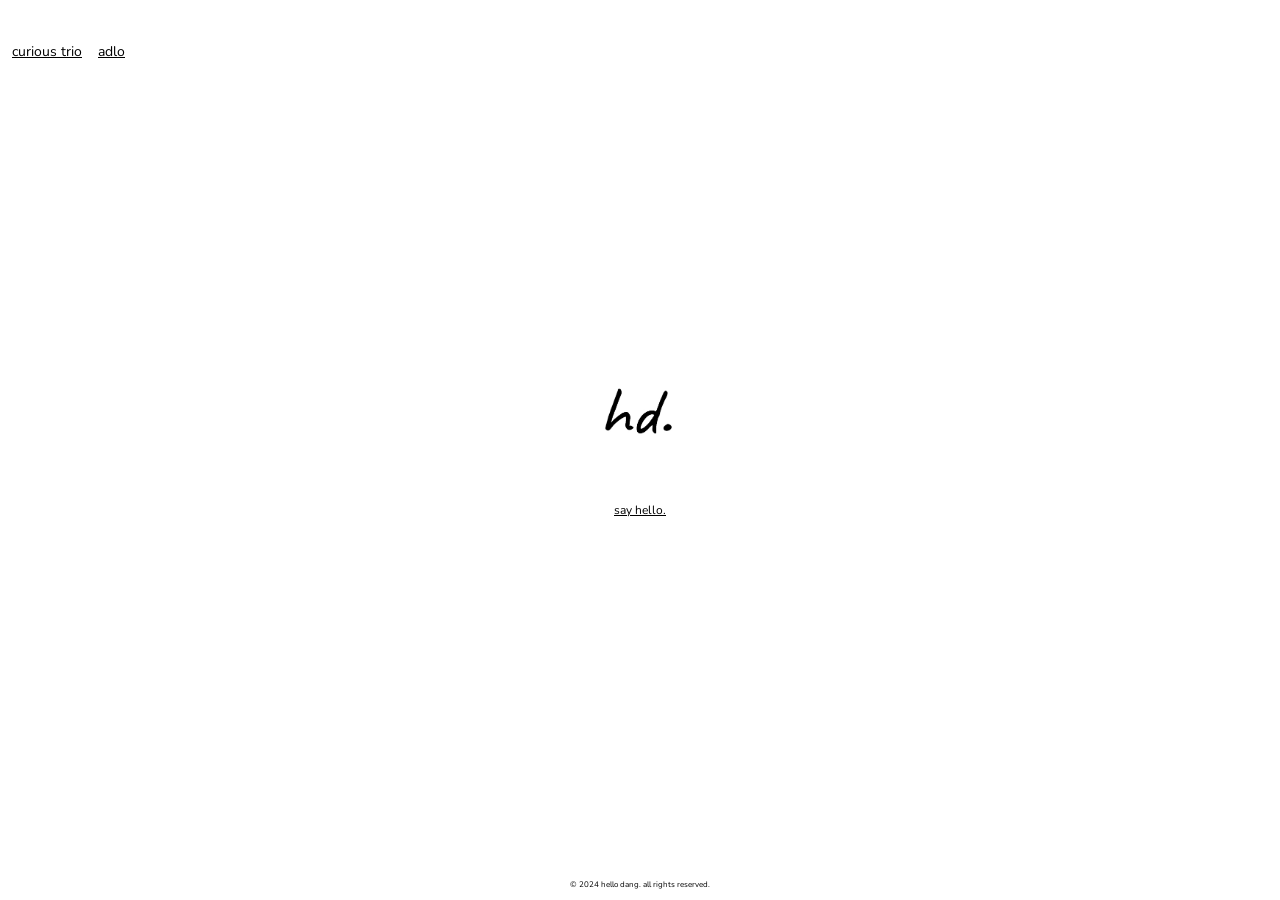
<file: index.html>
<!DOCTYPE html>
<html lang="en">
<head>
    <meta charset="UTF-8">
    <link rel="icon" href="/favicon.png" type="image/png">
    <meta name="viewport" content="width=device-width, initial-scale=1.0">
    <title>hello dang - home</title>
    <link rel="stylesheet" href="style.css">
    <link href="https://fonts.googleapis.com/css2?family=Nunito:wght@400;700&display=swap" rel="stylesheet">
</head>
<body>
    <header>
        <a href="https://www.curioustrio.com" class="header-link">curious trio</a>
        <a href="/adlo/" class="header-link">adlo</a>
    </header>
    <div class ="content-container">
        <img src="logo.jpg" alt="logo" class="logo-image">
        <a href="mailto:dang@helldang.com?Subject=Hello%20Dang%21" class="contact-link">say hello.</a>
        <footer>
            &copy; 2024 hello dang. all rights reserved.
        </footer>
    </div>
</body>
</html>
</file>
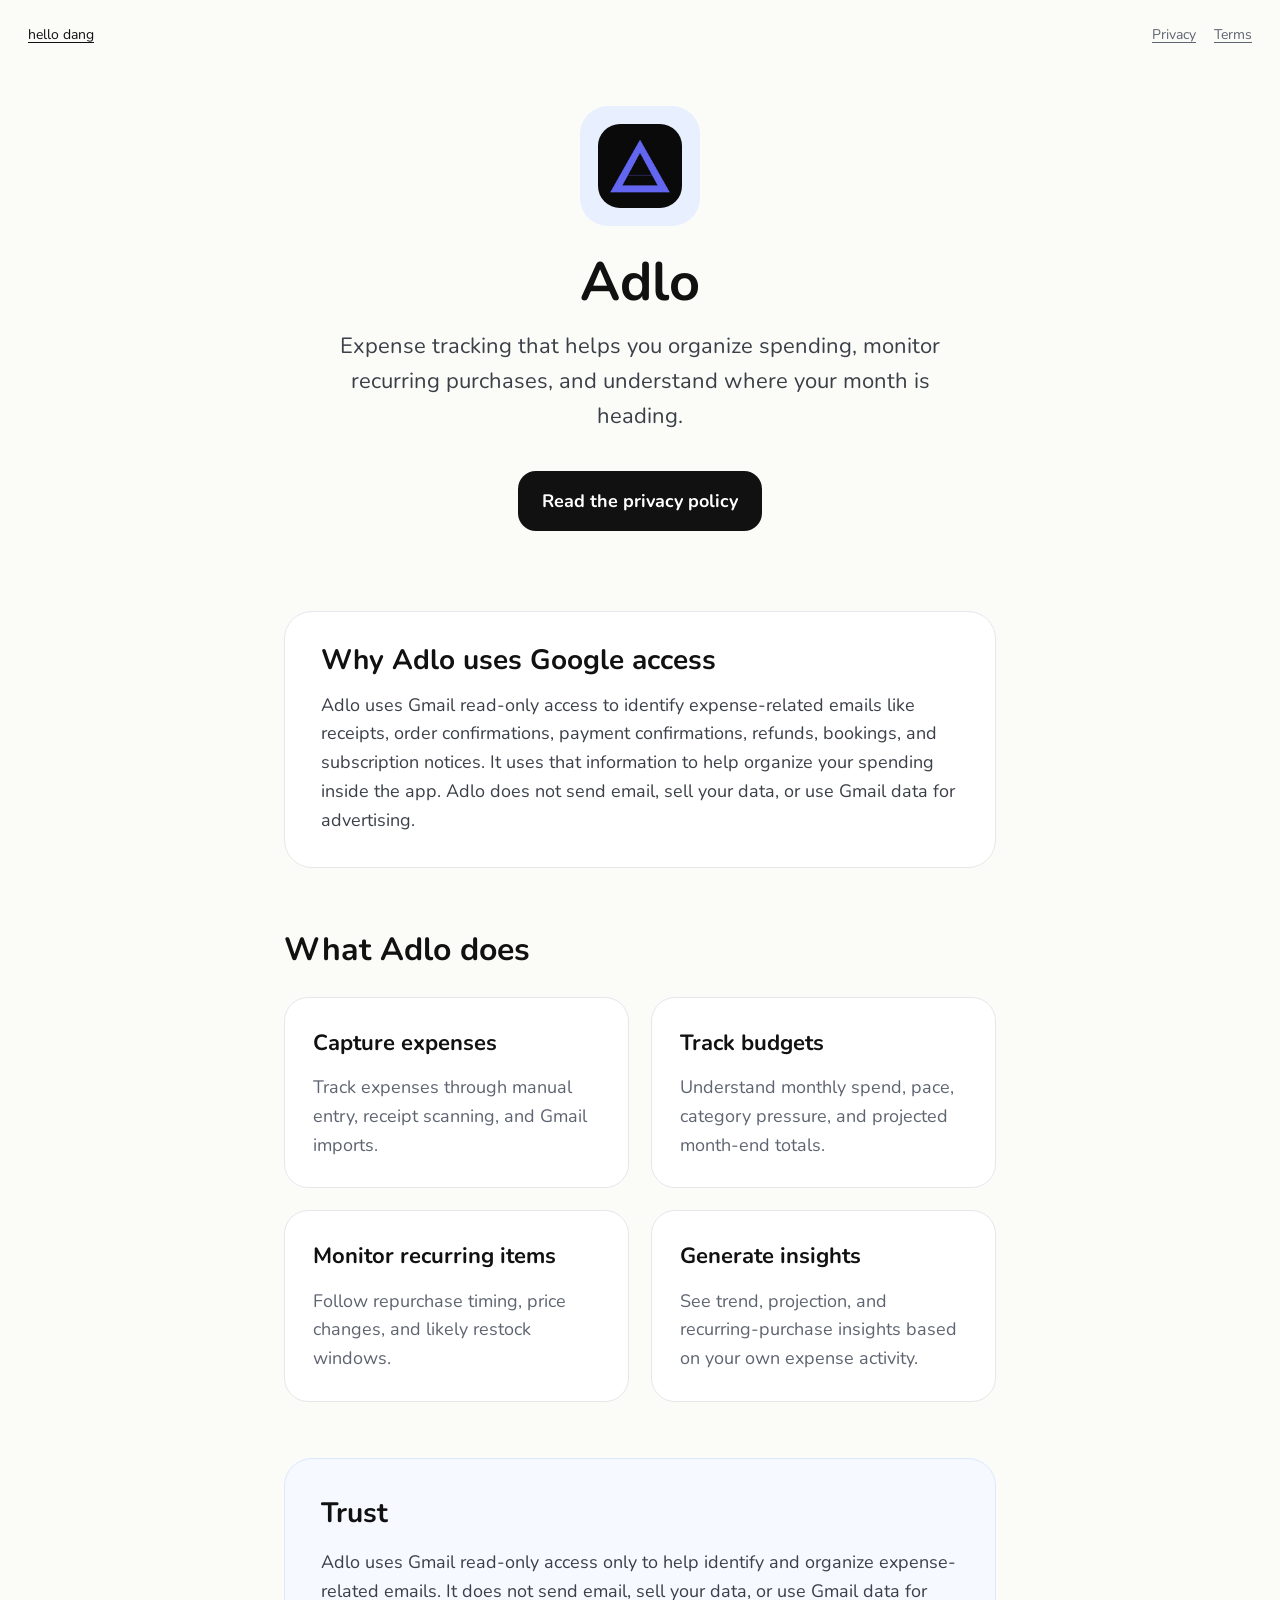
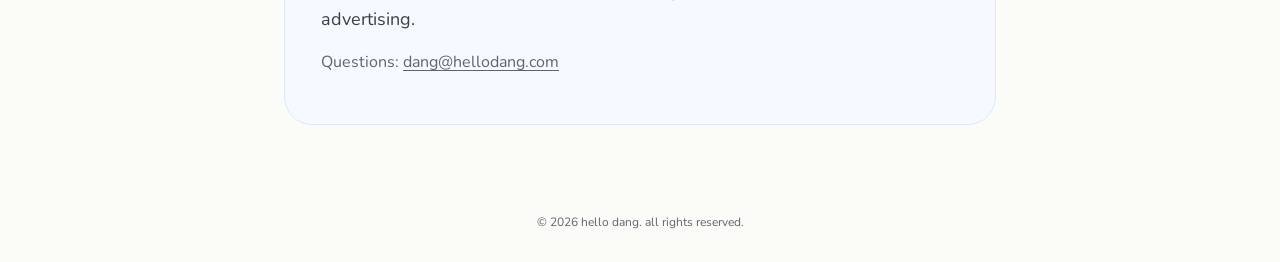
<file: adlo/index.html>
<!DOCTYPE html>
<html lang="en">
<head>
  <meta charset="UTF-8">
  <meta name="viewport" content="width=device-width, initial-scale=1.0">
  <meta name="description" content="Adlo helps you organize expenses, monitor recurring purchases, and understand where your month is heading.">
  <title>Adlo</title>
  <link rel="icon" href="/favicon.png" type="image/png">
  <link rel="preconnect" href="https://fonts.googleapis.com">
  <link rel="preconnect" href="https://fonts.gstatic.com" crossorigin>
  <link href="https://fonts.googleapis.com/css2?family=Nunito:wght@400;700&display=swap" rel="stylesheet">
  <link rel="stylesheet" href="/adlo/adlo.css">
</head>
<body>
  <div class="site-shell">
    <header class="topbar">
      <a class="brand-link" href="/">hello dang</a>
      <nav class="utility-nav" aria-label="Adlo links">
        <a class="utility-link" href="/adlo/privacy/">Privacy</a>
        <a class="utility-link" href="/adlo/terms/">Terms</a>
      </nav>
    </header>

    <main>
      <section class="hero">
        <div class="hero-logo-wrap">
          <img class="hero-logo" src="/adlo/logo.png" alt="Adlo app icon">
        </div>
        <h1>Adlo</h1>
        <p>Expense tracking that helps you organize spending, monitor recurring purchases, and understand where your month is heading.</p>
        <a class="primary-cta" href="/adlo/privacy/">Read the privacy policy</a>
      </section>

      <div class="section-stack">
        <section class="info-card">
          <h2 class="section-title">Why Adlo uses Google access</h2>
          <p class="section-copy">Adlo uses Gmail read-only access to identify expense-related emails like receipts, order confirmations, payment confirmations, refunds, bookings, and subscription notices. It uses that information to help organize your spending inside the app. Adlo does not send email, sell your data, or use Gmail data for advertising.</p>
        </section>

        <section>
          <h2 class="grid-title">What Adlo does</h2>
          <div class="feature-grid">
            <article class="grid-card">
              <h3>Capture expenses</h3>
              <p>Track expenses through manual entry, receipt scanning, and Gmail imports.</p>
            </article>
            <article class="grid-card">
              <h3>Track budgets</h3>
              <p>Understand monthly spend, pace, category pressure, and projected month-end totals.</p>
            </article>
            <article class="grid-card">
              <h3>Monitor recurring items</h3>
              <p>Follow repurchase timing, price changes, and likely restock windows.</p>
            </article>
            <article class="grid-card">
              <h3>Generate insights</h3>
              <p>See trend, projection, and recurring-purchase insights based on your own expense activity.</p>
            </article>
          </div>
        </section>

        <section class="highlight-card">
          <h2>Trust</h2>
          <p class="highlight-copy">Adlo uses Gmail read-only access only to help identify and organize expense-related emails. It does not send email, sell your data, or use Gmail data for advertising.</p>
          <p class="support-line">Questions: <a class="inline-link" href="mailto:dang@hellodang.com">dang@hellodang.com</a></p>
        </section>
      </div>
    </main>

    <footer class="footer-note">&copy; 2026 hello dang. all rights reserved.</footer>
  </div>
</body>
</html>
</file>
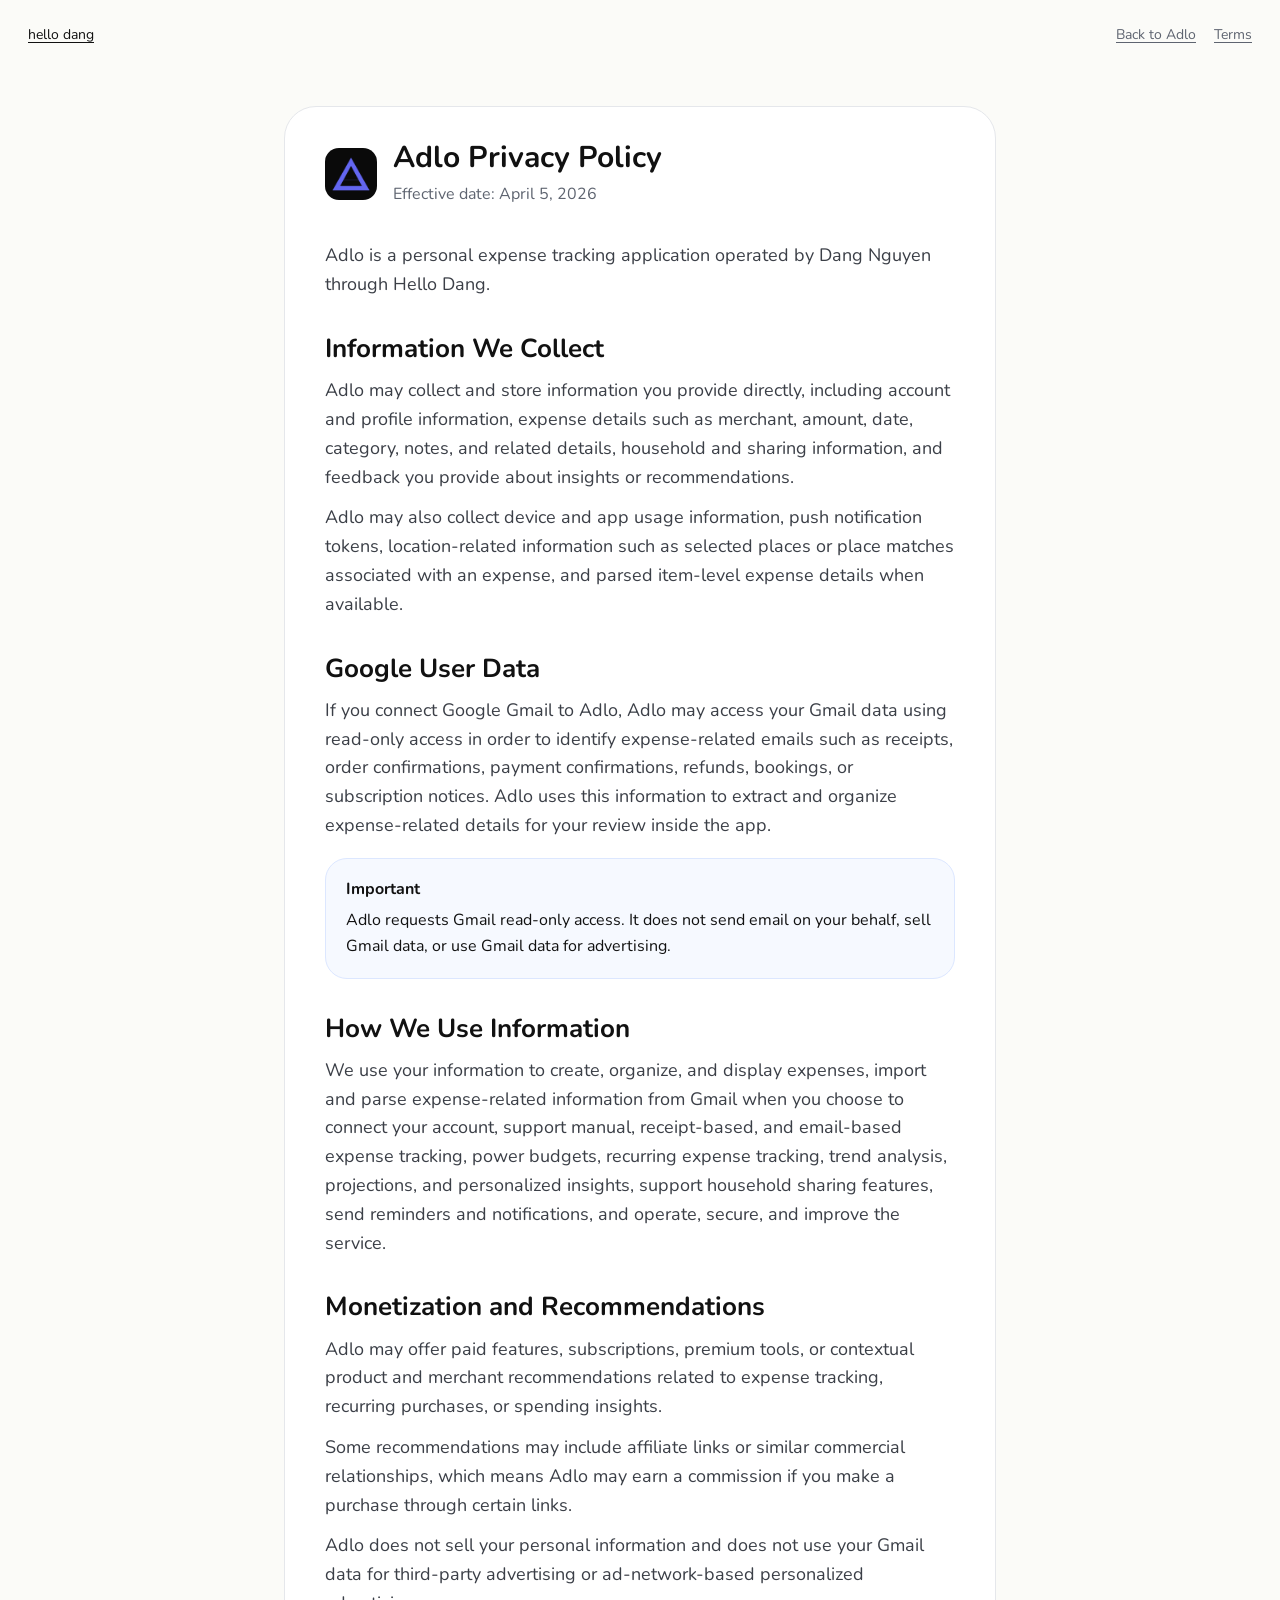
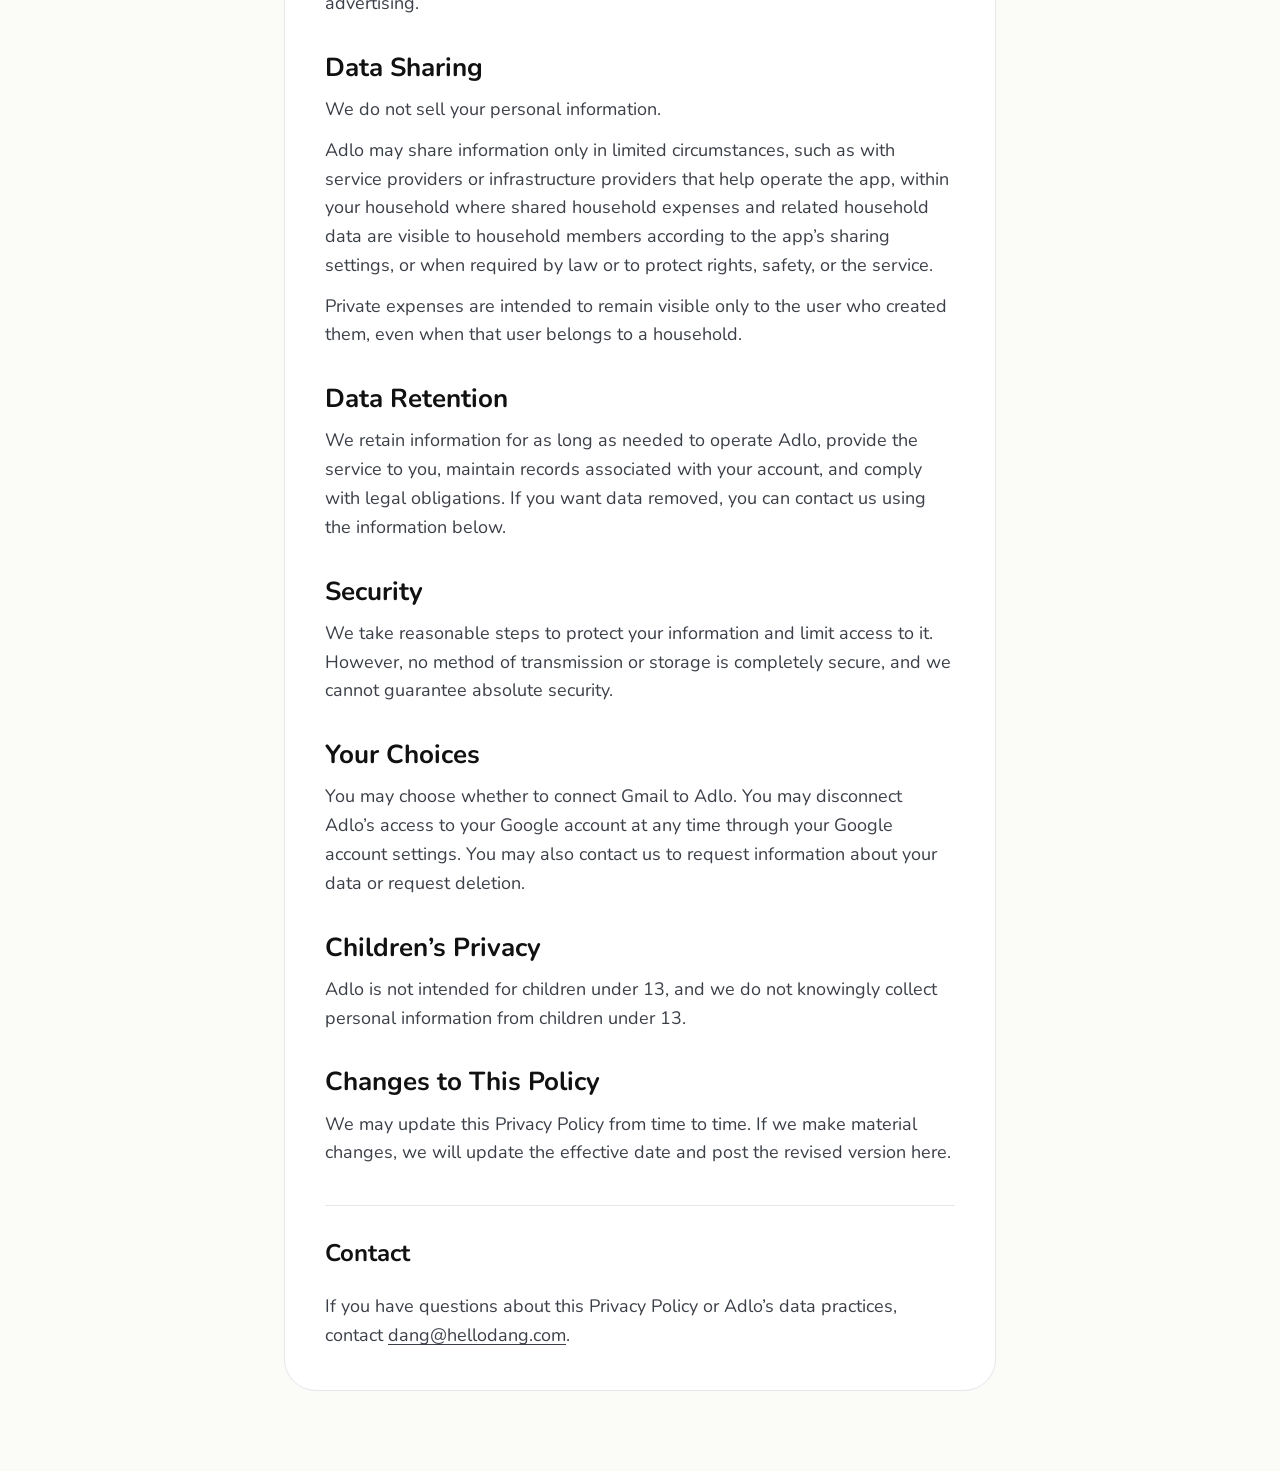
<file: adlo/privacy/index.html>
<!DOCTYPE html>
<html lang="en">
<head>
  <meta charset="UTF-8">
  <meta name="viewport" content="width=device-width, initial-scale=1.0">
  <meta name="description" content="Privacy Policy for Adlo.">
  <title>Adlo Privacy Policy</title>
  <link rel="icon" href="/favicon.png" type="image/png">
  <link rel="preconnect" href="https://fonts.googleapis.com">
  <link rel="preconnect" href="https://fonts.gstatic.com" crossorigin>
  <link href="https://fonts.googleapis.com/css2?family=Nunito:wght@400;700&display=swap" rel="stylesheet">
  <link rel="stylesheet" href="/adlo/adlo.css">
</head>
<body>
  <div class="site-shell">
    <header class="topbar">
      <a class="brand-link" href="/">hello dang</a>
      <nav class="utility-nav" aria-label="Adlo links">
        <a class="utility-link" href="/adlo/">Back to Adlo</a>
        <a class="utility-link" href="/adlo/terms/">Terms</a>
      </nav>
    </header>

    <main class="doc-wrap">
      <article class="doc-shell">
        <header class="doc-header">
          <img class="doc-logo" src="/adlo/logo.png" alt="Adlo app icon">
          <div>
            <h1>Adlo Privacy Policy</h1>
            <div class="doc-meta">Effective date: April 5, 2026</div>
          </div>
        </header>

        <section class="doc-section">
          <p>Adlo is a personal expense tracking application operated by Dang Nguyen through Hello Dang.</p>
        </section>

        <section class="doc-section">
          <h2>Information We Collect</h2>
          <p>Adlo may collect and store information you provide directly, including account and profile information, expense details such as merchant, amount, date, category, notes, and related details, household and sharing information, and feedback you provide about insights or recommendations.</p>
          <p>Adlo may also collect device and app usage information, push notification tokens, location-related information such as selected places or place matches associated with an expense, and parsed item-level expense details when available.</p>
        </section>

        <section class="doc-section">
          <h2>Google User Data</h2>
          <p>If you connect Google Gmail to Adlo, Adlo may access your Gmail data using read-only access in order to identify expense-related emails such as receipts, order confirmations, payment confirmations, refunds, bookings, or subscription notices. Adlo uses this information to extract and organize expense-related details for your review inside the app.</p>
          <div class="doc-callout">
            <strong>Important</strong>
            <span>Adlo requests Gmail read-only access. It does not send email on your behalf, sell Gmail data, or use Gmail data for advertising.</span>
          </div>
        </section>

        <section class="doc-section">
          <h2>How We Use Information</h2>
          <p>We use your information to create, organize, and display expenses, import and parse expense-related information from Gmail when you choose to connect your account, support manual, receipt-based, and email-based expense tracking, power budgets, recurring expense tracking, trend analysis, projections, and personalized insights, support household sharing features, send reminders and notifications, and operate, secure, and improve the service.</p>
        </section>

        <section class="doc-section">
          <h2>Monetization and Recommendations</h2>
          <p>Adlo may offer paid features, subscriptions, premium tools, or contextual product and merchant recommendations related to expense tracking, recurring purchases, or spending insights.</p>
          <p>Some recommendations may include affiliate links or similar commercial relationships, which means Adlo may earn a commission if you make a purchase through certain links.</p>
          <p>Adlo does not sell your personal information and does not use your Gmail data for third-party advertising or ad-network-based personalized advertising.</p>
        </section>

        <section class="doc-section">
          <h2>Data Sharing</h2>
          <p>We do not sell your personal information.</p>
          <p>Adlo may share information only in limited circumstances, such as with service providers or infrastructure providers that help operate the app, within your household where shared household expenses and related household data are visible to household members according to the app’s sharing settings, or when required by law or to protect rights, safety, or the service.</p>
          <p>Private expenses are intended to remain visible only to the user who created them, even when that user belongs to a household.</p>
        </section>

        <section class="doc-section">
          <h2>Data Retention</h2>
          <p>We retain information for as long as needed to operate Adlo, provide the service to you, maintain records associated with your account, and comply with legal obligations. If you want data removed, you can contact us using the information below.</p>
        </section>

        <section class="doc-section">
          <h2>Security</h2>
          <p>We take reasonable steps to protect your information and limit access to it. However, no method of transmission or storage is completely secure, and we cannot guarantee absolute security.</p>
        </section>

        <section class="doc-section">
          <h2>Your Choices</h2>
          <p>You may choose whether to connect Gmail to Adlo. You may disconnect Adlo’s access to your Google account at any time through your Google account settings. You may also contact us to request information about your data or request deletion.</p>
        </section>

        <section class="doc-section">
          <h2>Children’s Privacy</h2>
          <p>Adlo is not intended for children under 13, and we do not knowingly collect personal information from children under 13.</p>
        </section>

        <section class="doc-section">
          <h2>Changes to This Policy</h2>
          <p>We may update this Privacy Policy from time to time. If we make material changes, we will update the effective date and post the revised version here.</p>
        </section>

        <hr class="doc-divider">
        <section class="doc-contact">
          <h2>Contact</h2>
          <p>If you have questions about this Privacy Policy or Adlo’s data practices, contact <a class="inline-link" href="mailto:dang@hellodang.com">dang@hellodang.com</a>.</p>
        </section>
      </article>
    </main>
  </div>
</body>
</html>
</file>
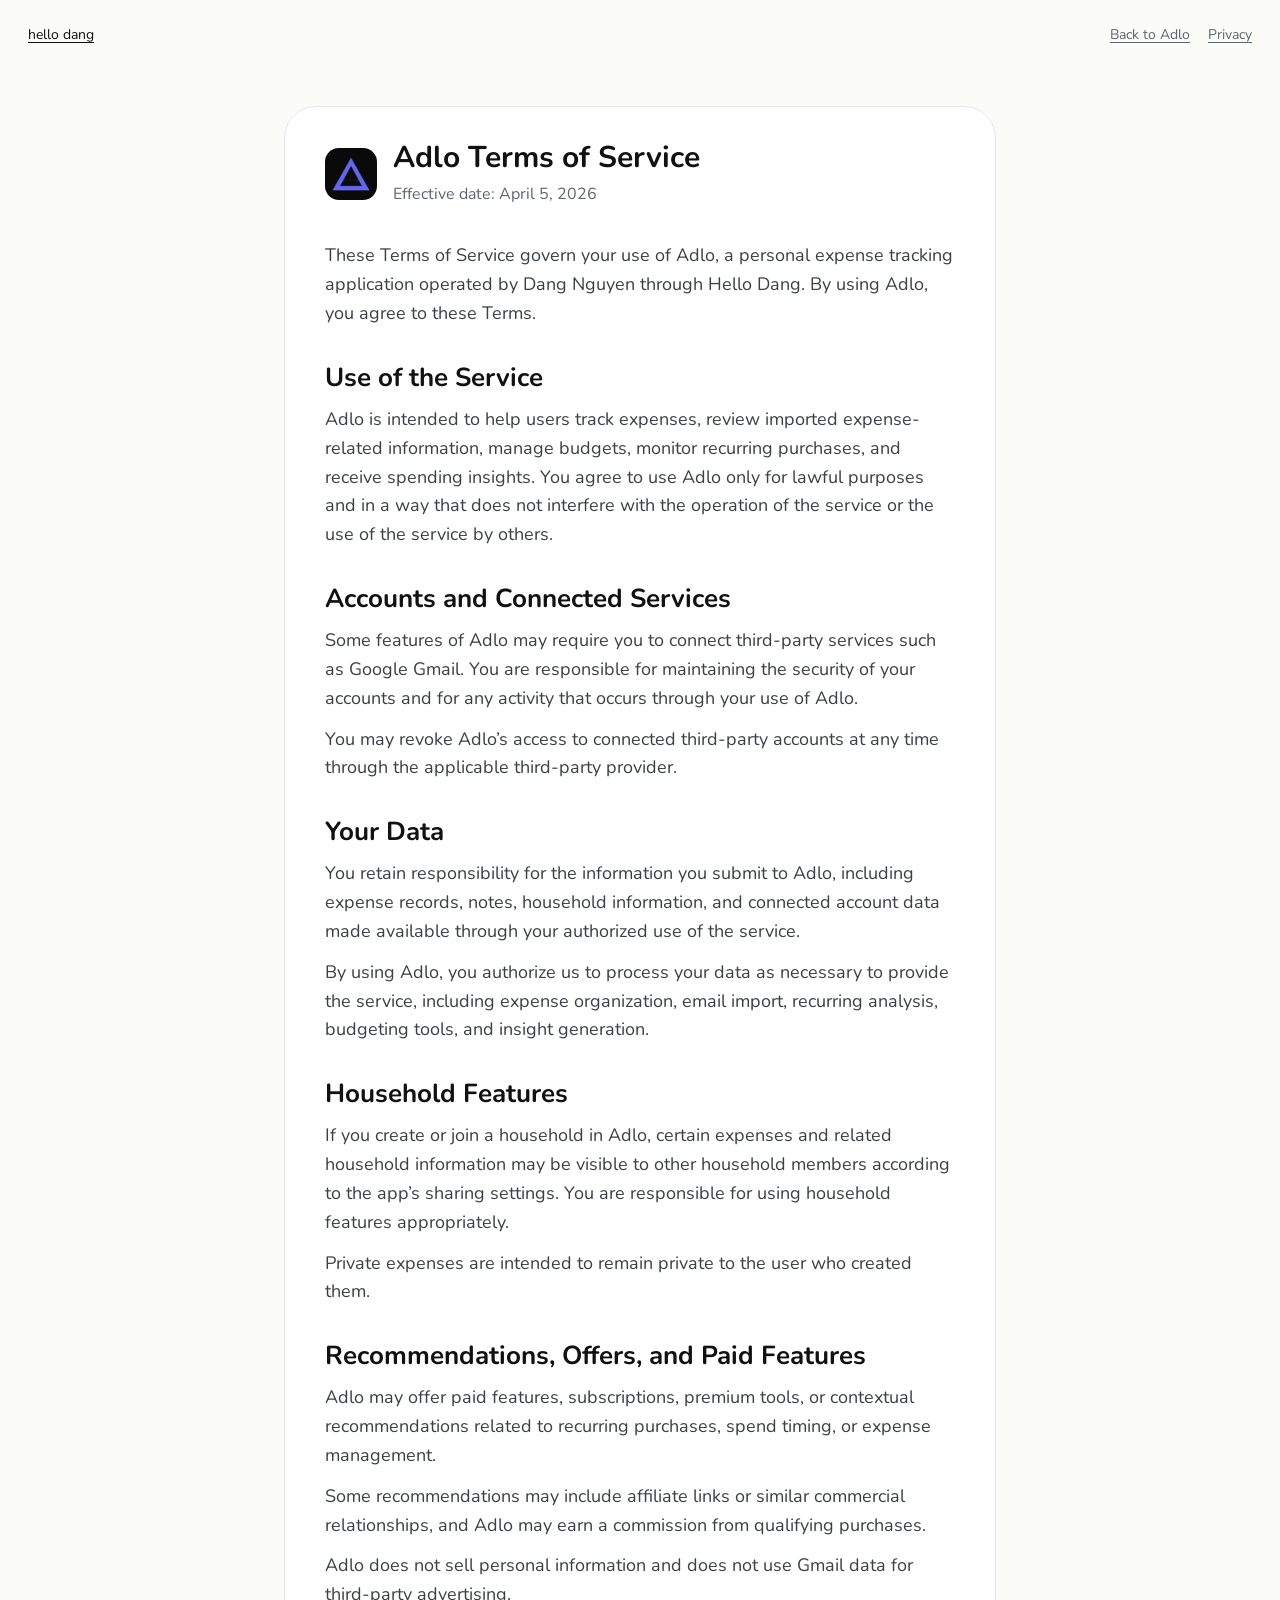
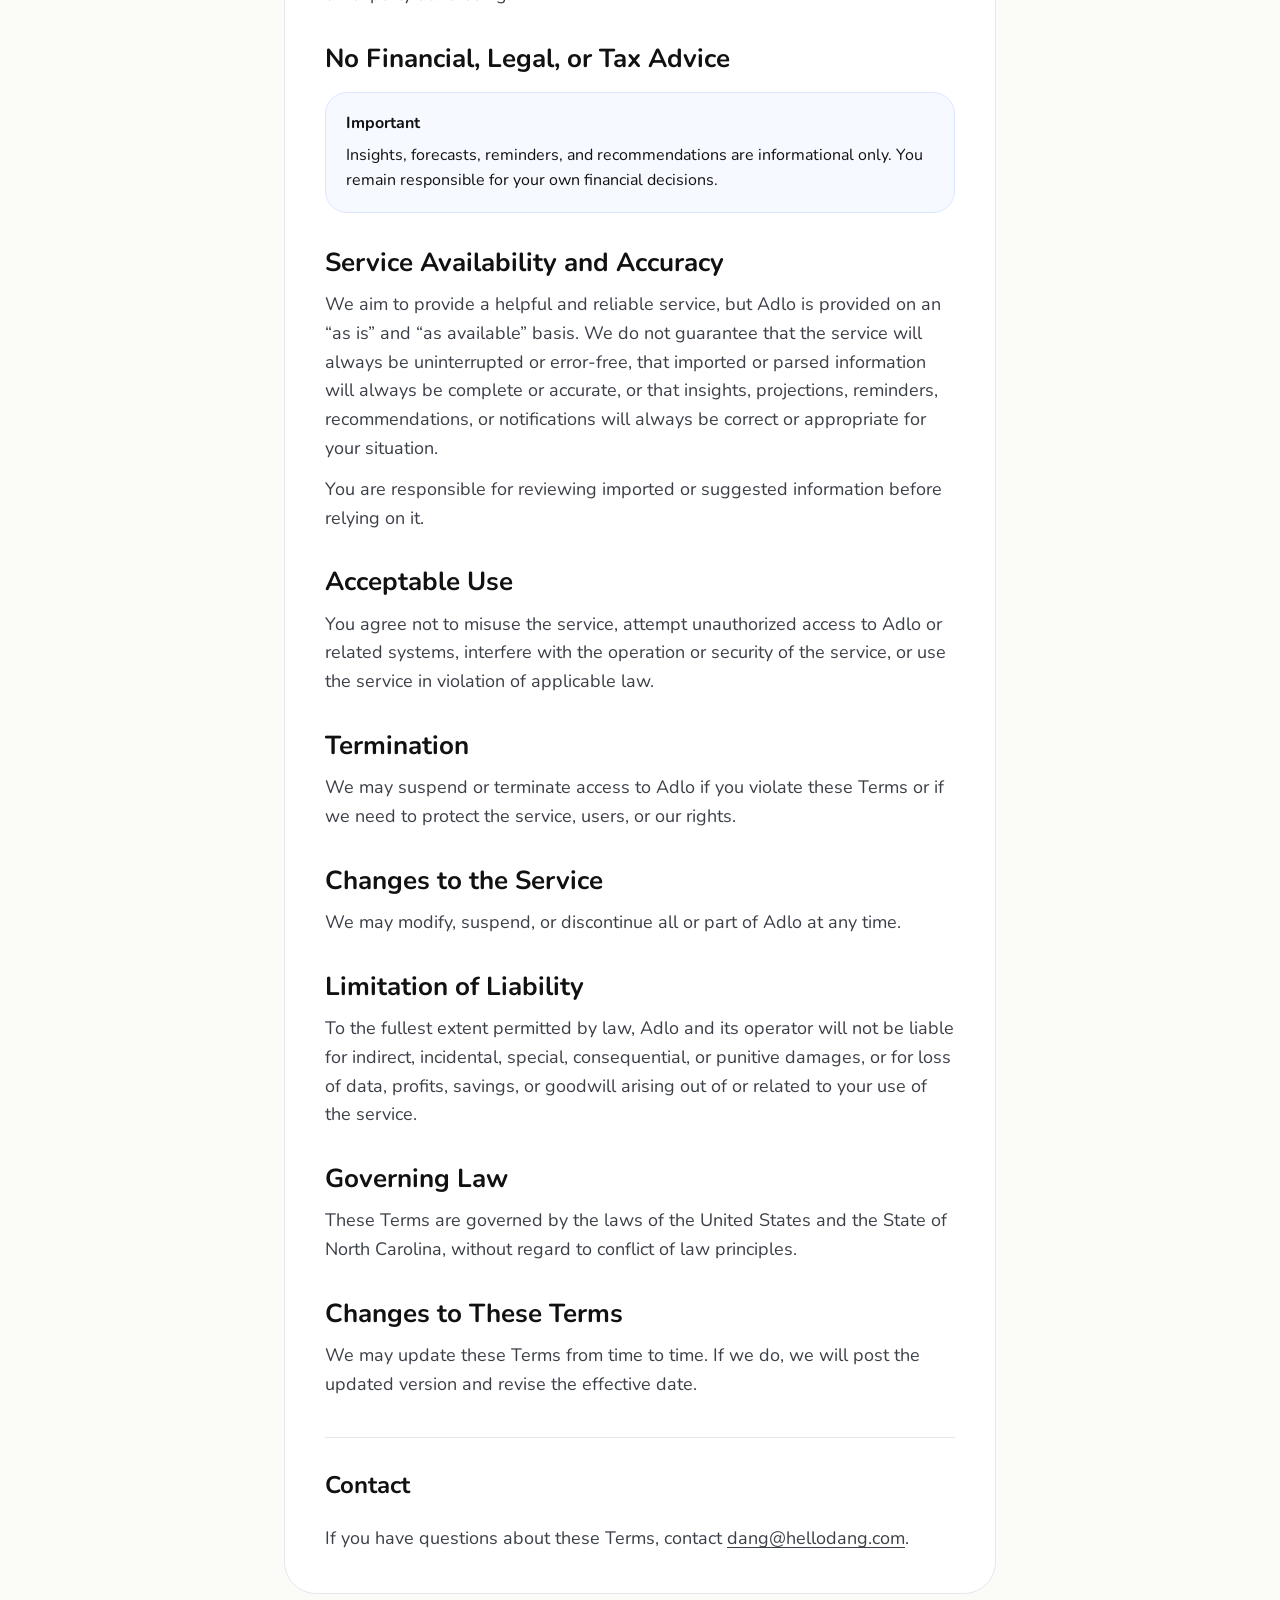
<file: adlo/terms/index.html>
<!DOCTYPE html>
<html lang="en">
<head>
  <meta charset="UTF-8">
  <meta name="viewport" content="width=device-width, initial-scale=1.0">
  <meta name="description" content="Terms of Service for Adlo.">
  <title>Adlo Terms of Service</title>
  <link rel="icon" href="/favicon.png" type="image/png">
  <link rel="preconnect" href="https://fonts.googleapis.com">
  <link rel="preconnect" href="https://fonts.gstatic.com" crossorigin>
  <link href="https://fonts.googleapis.com/css2?family=Nunito:wght@400;700&display=swap" rel="stylesheet">
  <link rel="stylesheet" href="/adlo/adlo.css">
</head>
<body>
  <div class="site-shell">
    <header class="topbar">
      <a class="brand-link" href="/">hello dang</a>
      <nav class="utility-nav" aria-label="Adlo links">
        <a class="utility-link" href="/adlo/">Back to Adlo</a>
        <a class="utility-link" href="/adlo/privacy/">Privacy</a>
      </nav>
    </header>

    <main class="doc-wrap">
      <article class="doc-shell">
        <header class="doc-header">
          <img class="doc-logo" src="/adlo/logo.png" alt="Adlo app icon">
          <div>
            <h1>Adlo Terms of Service</h1>
            <div class="doc-meta">Effective date: April 5, 2026</div>
          </div>
        </header>

        <section class="doc-section">
          <p>These Terms of Service govern your use of Adlo, a personal expense tracking application operated by Dang Nguyen through Hello Dang. By using Adlo, you agree to these Terms.</p>
        </section>

        <section class="doc-section">
          <h2>Use of the Service</h2>
          <p>Adlo is intended to help users track expenses, review imported expense-related information, manage budgets, monitor recurring purchases, and receive spending insights. You agree to use Adlo only for lawful purposes and in a way that does not interfere with the operation of the service or the use of the service by others.</p>
        </section>

        <section class="doc-section">
          <h2>Accounts and Connected Services</h2>
          <p>Some features of Adlo may require you to connect third-party services such as Google Gmail. You are responsible for maintaining the security of your accounts and for any activity that occurs through your use of Adlo.</p>
          <p>You may revoke Adlo’s access to connected third-party accounts at any time through the applicable third-party provider.</p>
        </section>

        <section class="doc-section">
          <h2>Your Data</h2>
          <p>You retain responsibility for the information you submit to Adlo, including expense records, notes, household information, and connected account data made available through your authorized use of the service.</p>
          <p>By using Adlo, you authorize us to process your data as necessary to provide the service, including expense organization, email import, recurring analysis, budgeting tools, and insight generation.</p>
        </section>

        <section class="doc-section">
          <h2>Household Features</h2>
          <p>If you create or join a household in Adlo, certain expenses and related household information may be visible to other household members according to the app’s sharing settings. You are responsible for using household features appropriately.</p>
          <p>Private expenses are intended to remain private to the user who created them.</p>
        </section>

        <section class="doc-section">
          <h2>Recommendations, Offers, and Paid Features</h2>
          <p>Adlo may offer paid features, subscriptions, premium tools, or contextual recommendations related to recurring purchases, spend timing, or expense management.</p>
          <p>Some recommendations may include affiliate links or similar commercial relationships, and Adlo may earn a commission from qualifying purchases.</p>
          <p>Adlo does not sell personal information and does not use Gmail data for third-party advertising.</p>
        </section>

        <section class="doc-section">
          <h2>No Financial, Legal, or Tax Advice</h2>
          <div class="doc-callout">
            <strong>Important</strong>
            <span>Insights, forecasts, reminders, and recommendations are informational only. You remain responsible for your own financial decisions.</span>
          </div>
        </section>

        <section class="doc-section">
          <h2>Service Availability and Accuracy</h2>
          <p>We aim to provide a helpful and reliable service, but Adlo is provided on an “as is” and “as available” basis. We do not guarantee that the service will always be uninterrupted or error-free, that imported or parsed information will always be complete or accurate, or that insights, projections, reminders, recommendations, or notifications will always be correct or appropriate for your situation.</p>
          <p>You are responsible for reviewing imported or suggested information before relying on it.</p>
        </section>

        <section class="doc-section">
          <h2>Acceptable Use</h2>
          <p>You agree not to misuse the service, attempt unauthorized access to Adlo or related systems, interfere with the operation or security of the service, or use the service in violation of applicable law.</p>
        </section>

        <section class="doc-section">
          <h2>Termination</h2>
          <p>We may suspend or terminate access to Adlo if you violate these Terms or if we need to protect the service, users, or our rights.</p>
        </section>

        <section class="doc-section">
          <h2>Changes to the Service</h2>
          <p>We may modify, suspend, or discontinue all or part of Adlo at any time.</p>
        </section>

        <section class="doc-section">
          <h2>Limitation of Liability</h2>
          <p>To the fullest extent permitted by law, Adlo and its operator will not be liable for indirect, incidental, special, consequential, or punitive damages, or for loss of data, profits, savings, or goodwill arising out of or related to your use of the service.</p>
        </section>

        <section class="doc-section">
          <h2>Governing Law</h2>
          <p>These Terms are governed by the laws of the United States and the State of North Carolina, without regard to conflict of law principles.</p>
        </section>

        <section class="doc-section">
          <h2>Changes to These Terms</h2>
          <p>We may update these Terms from time to time. If we do, we will post the updated version and revise the effective date.</p>
        </section>

        <hr class="doc-divider">
        <section class="doc-contact">
          <h2>Contact</h2>
          <p>If you have questions about these Terms, contact <a class="inline-link" href="mailto:dang@hellodang.com">dang@hellodang.com</a>.</p>
        </section>
      </article>
    </main>
  </div>
</body>
</html>
</file>
<file: style.css>
body {
    font-family: 'Nunito', Arial, sans-serif;
    color: black;
    background-color: white;
    position: relative;
    margin: 0;
    height: 100vh;
}

.content-container {
    display: flex;
    flex-direction: column;
    align-items: center;
    justify-content: center;
    height: 100%;
}

.logo-image {
    max-width: 100px; /* Limit the logo's width to 100px */
    max-height: 100px; /* Limit the logo's height to 100px */
    margin-bottom: 40px; /* Space below the logo */
}

.contact-link {
    color: black;
    text-decoration: underline;
    margin-bottom: 20px;
    font-size: 12px;
}

footer {
    position: absolute;
    bottom: 0;
    width: 100%;
    text-align: center;
    padding: 10px;
    font-size: 8px;
}

header {
    position: absolute;
    top: 0;
    left: 0;
    width: 100%;
    padding: 40px 0; /* Adjust as needed */
    box-sizing: border-box;
}

.header-link {
    color: black; /* or any color you prefer */
    text-decoration: underline; /* Removes the underline, optional */
    padding-left: 12px;
    font-size: 14px; /* Adjust as needed */
}
</file>
<file: adlo/adlo.css>
:root {
  --bg: #fbfbf8;
  --surface: #ffffff;
  --surface-soft: #f6f9ff;
  --text: #111111;
  --muted: #5e6470;
  --line: #e5e7eb;
  --accent: #3d76f6;
  --accent-soft: #dce7ff;
}

* {
  box-sizing: border-box;
}

html {
  scroll-behavior: smooth;
}

body {
  margin: 0;
  background: var(--bg);
  color: var(--text);
  font-family: 'Nunito', Arial, sans-serif;
  line-height: 1.6;
}

a {
  color: inherit;
}

.site-shell {
  min-height: 100vh;
}

.topbar {
  display: flex;
  align-items: center;
  justify-content: space-between;
  gap: 20px;
  padding: 24px 28px;
}

.brand-link,
.utility-link,
.inline-link,
.footer-link {
  text-decoration: underline;
  text-underline-offset: 3px;
}

.brand-link,
.utility-link {
  font-size: 14px;
}

.utility-nav {
  display: flex;
  gap: 18px;
  align-items: center;
  color: var(--muted);
}

.hero {
  max-width: 760px;
  margin: 0 auto;
  padding: 36px 24px 80px;
  text-align: center;
}

.hero-logo-wrap {
  width: 120px;
  height: 120px;
  margin: 0 auto 28px;
  border-radius: 28px;
  background: #e8f0ff;
  display: flex;
  align-items: center;
  justify-content: center;
}

.hero-logo,
.doc-logo {
  display: block;
}

.hero-logo {
  width: 84px;
  height: 84px;
  border-radius: 22px;
}

.hero h1 {
  margin: 0 0 18px;
  font-size: clamp(40px, 7vw, 54px);
  line-height: 1.05;
}

.hero p {
  margin: 0 auto;
  max-width: 620px;
  font-size: 22px;
  color: #3b3f47;
}

.primary-cta {
  display: inline-block;
  margin-top: 36px;
  padding: 16px 24px;
  border-radius: 18px;
  background: var(--text);
  color: #ffffff;
  text-decoration: none;
  font-size: 18px;
  font-weight: 700;
}

.section-stack {
  max-width: 760px;
  margin: 0 auto;
  padding: 0 24px 88px;
}

.info-card,
.grid-card,
.highlight-card,
.doc-shell {
  background: var(--surface);
  border: 1px solid var(--line);
}

.info-card,
.highlight-card {
  border-radius: 28px;
  padding: 32px 36px;
}

.info-card {
  margin-bottom: 56px;
}

.section-title {
  margin: 0 0 14px;
  font-size: 28px;
  line-height: 1.15;
}

.section-copy,
.highlight-copy,
.doc-copy,
.doc-list,
.doc-shell p,
.doc-shell li {
  color: #3b3f47;
  font-size: 18px;
}

.section-copy,
.highlight-copy,
.doc-shell p,
.doc-shell ul {
  margin: 0;
}

.grid-title {
  margin: 0 0 22px;
  font-size: 32px;
}

.feature-grid {
  display: grid;
  grid-template-columns: repeat(2, minmax(0, 1fr));
  gap: 22px;
  margin-bottom: 56px;
}

.grid-card {
  border-radius: 24px;
  padding: 28px;
}

.grid-card h3 {
  margin: 0 0 12px;
  font-size: 22px;
}

.grid-card p {
  margin: 0;
  color: var(--muted);
  font-size: 18px;
}

.highlight-card {
  background: var(--surface-soft);
  border-color: var(--accent-soft);
}

.highlight-card h2 {
  margin: 0 0 12px;
  font-size: 28px;
}

.support-line {
  margin-top: 16px;
  color: var(--muted);
  font-size: 16px;
}

.doc-wrap {
  max-width: 760px;
  margin: 0 auto;
  padding: 36px 24px 80px;
}

.doc-shell {
  border-radius: 32px;
  padding: 34px 40px 40px;
}

.doc-header {
  display: flex;
  align-items: center;
  gap: 16px;
  margin-bottom: 34px;
}

.doc-logo {
  width: 52px;
  height: 52px;
  border-radius: 14px;
}

.doc-header h1 {
  margin: 0;
  font-size: 30px;
  line-height: 1.15;
}

.doc-meta {
  margin-top: 6px;
  color: var(--muted);
  font-size: 16px;
}

.doc-section {
  margin-top: 34px;
}

.doc-section h2 {
  margin: 0 0 12px;
  font-size: 26px;
  line-height: 1.2;
}

.doc-section p + p,
.doc-section ul,
.doc-section p + ul {
  margin-top: 12px;
}

.doc-list {
  padding-left: 22px;
}

.doc-list li + li {
  margin-top: 8px;
}

.doc-callout {
  margin-top: 18px;
  border: 1px solid var(--accent-soft);
  background: var(--surface-soft);
  border-radius: 22px;
  padding: 18px 20px;
}

.doc-callout strong {
  display: block;
  margin-bottom: 6px;
}

.doc-divider {
  margin: 38px 0 0;
  border: 0;
  border-top: 1px solid var(--line);
}

.doc-contact {
  margin-top: 28px;
}

.footer-note {
  padding: 0 24px 30px;
  text-align: center;
  color: var(--muted);
  font-size: 12px;
}

@media (max-width: 720px) {
  .topbar {
    padding: 20px 18px;
  }

  .utility-nav {
    gap: 12px;
    font-size: 13px;
  }

  .hero,
  .section-stack,
  .doc-wrap {
    padding-left: 18px;
    padding-right: 18px;
  }

  .hero {
    padding-top: 20px;
    padding-bottom: 64px;
  }

  .hero p {
    font-size: 20px;
  }

  .feature-grid {
    grid-template-columns: 1fr;
  }

  .info-card,
  .highlight-card,
  .grid-card,
  .doc-shell {
    padding-left: 22px;
    padding-right: 22px;
  }

  .doc-header {
    align-items: flex-start;
  }

  .doc-header h1 {
    font-size: 28px;
  }
}
</file>
